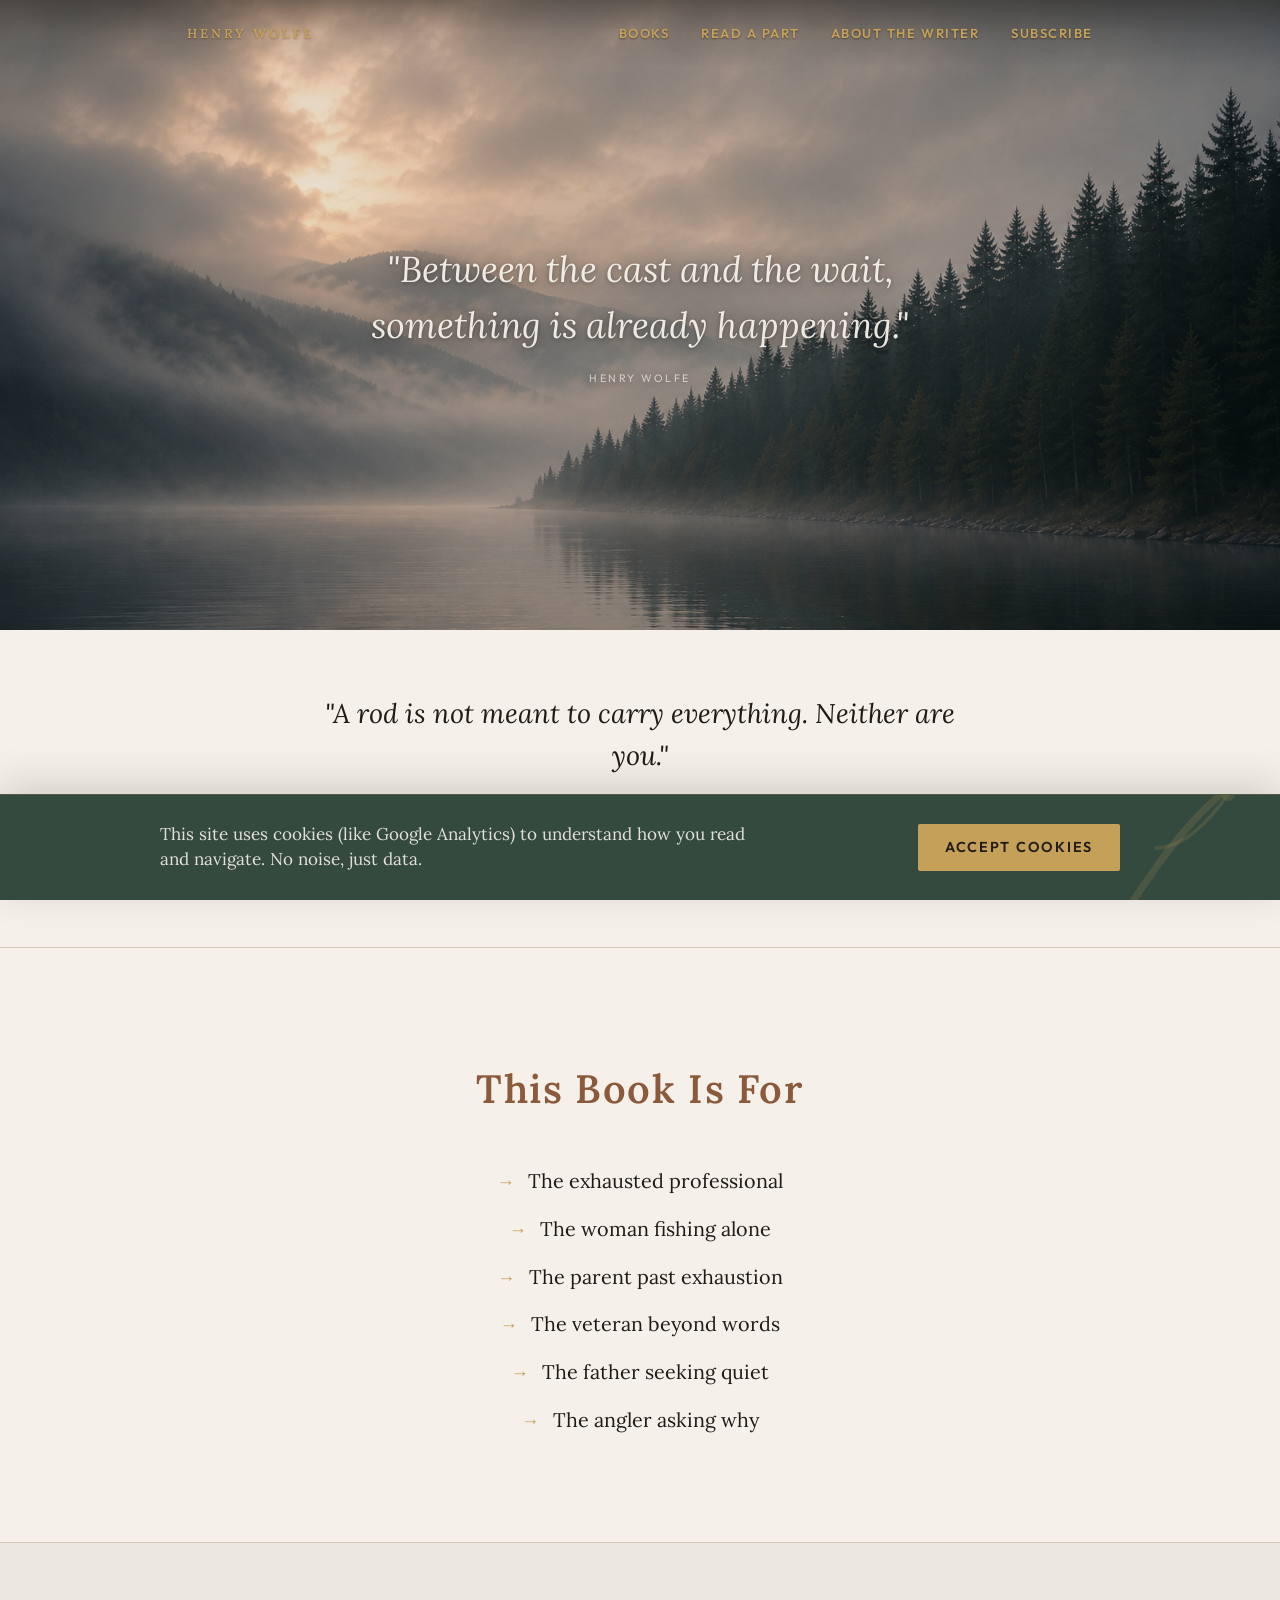
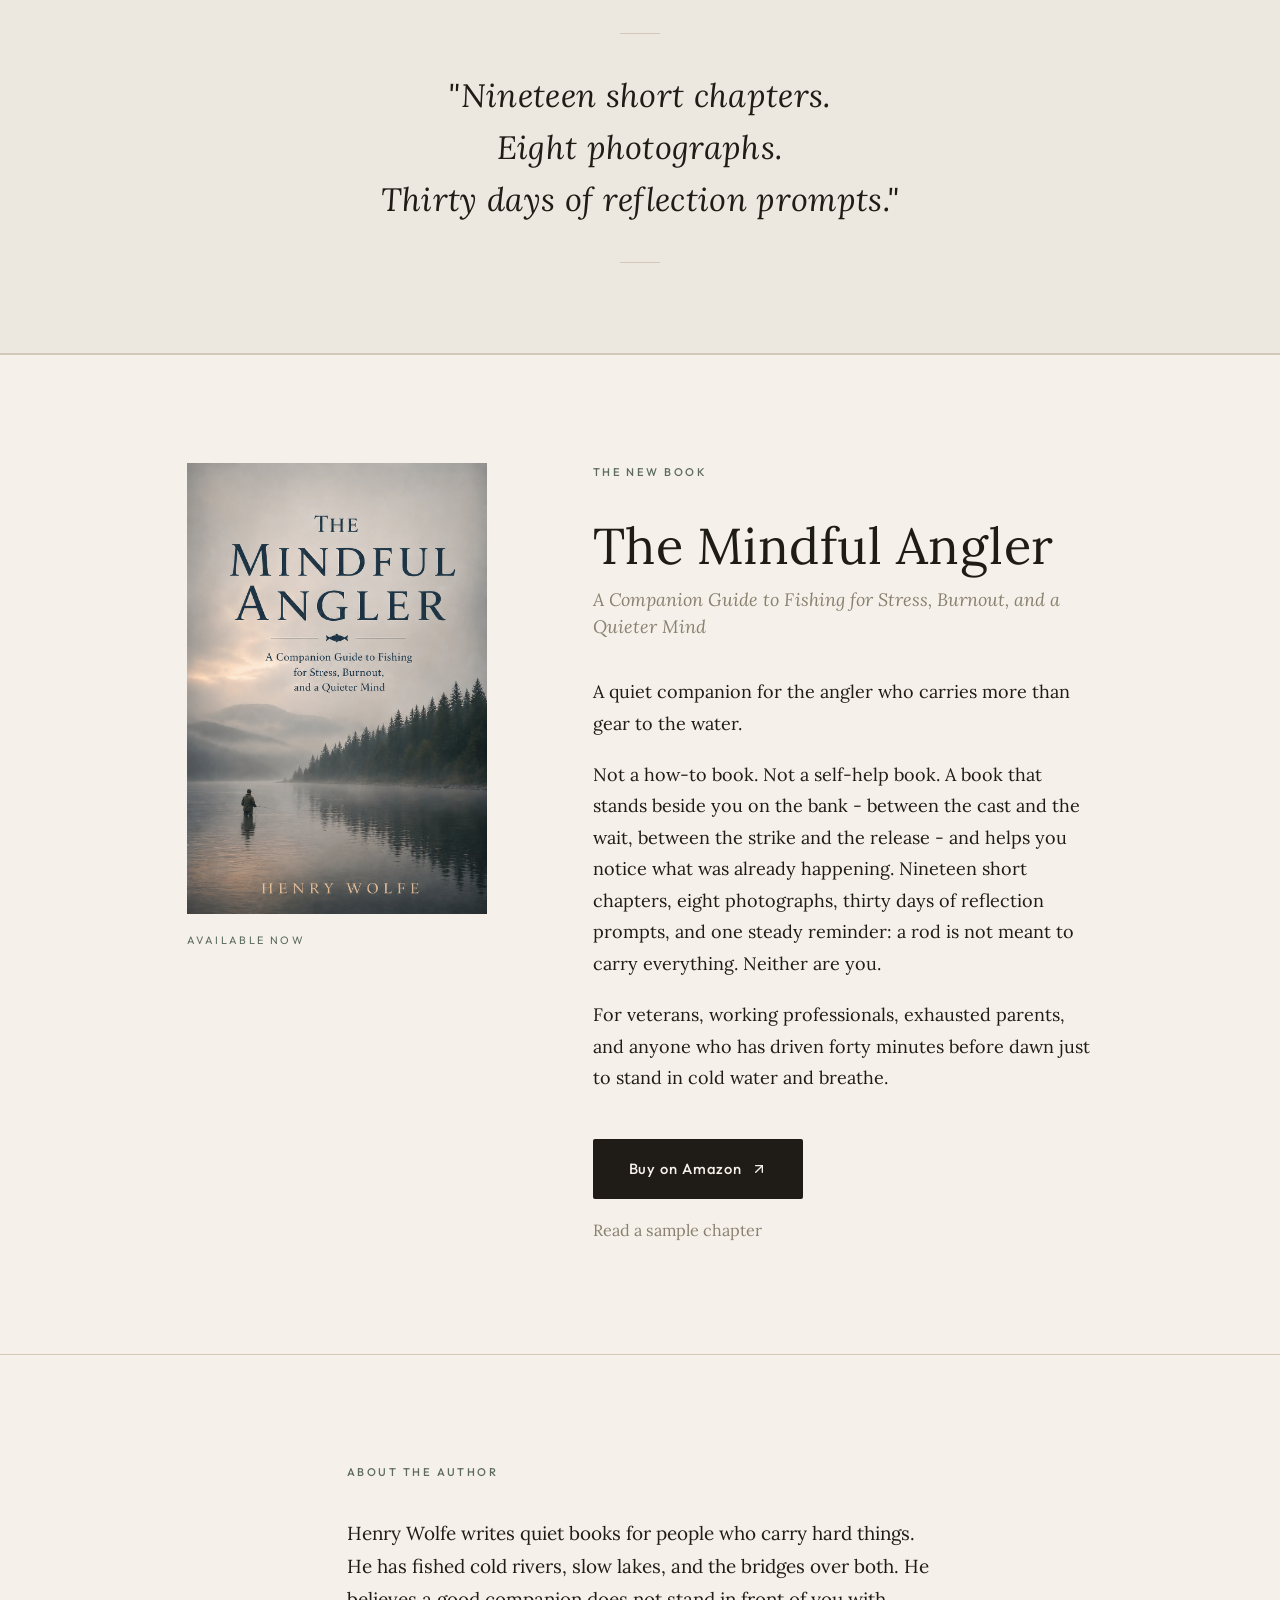
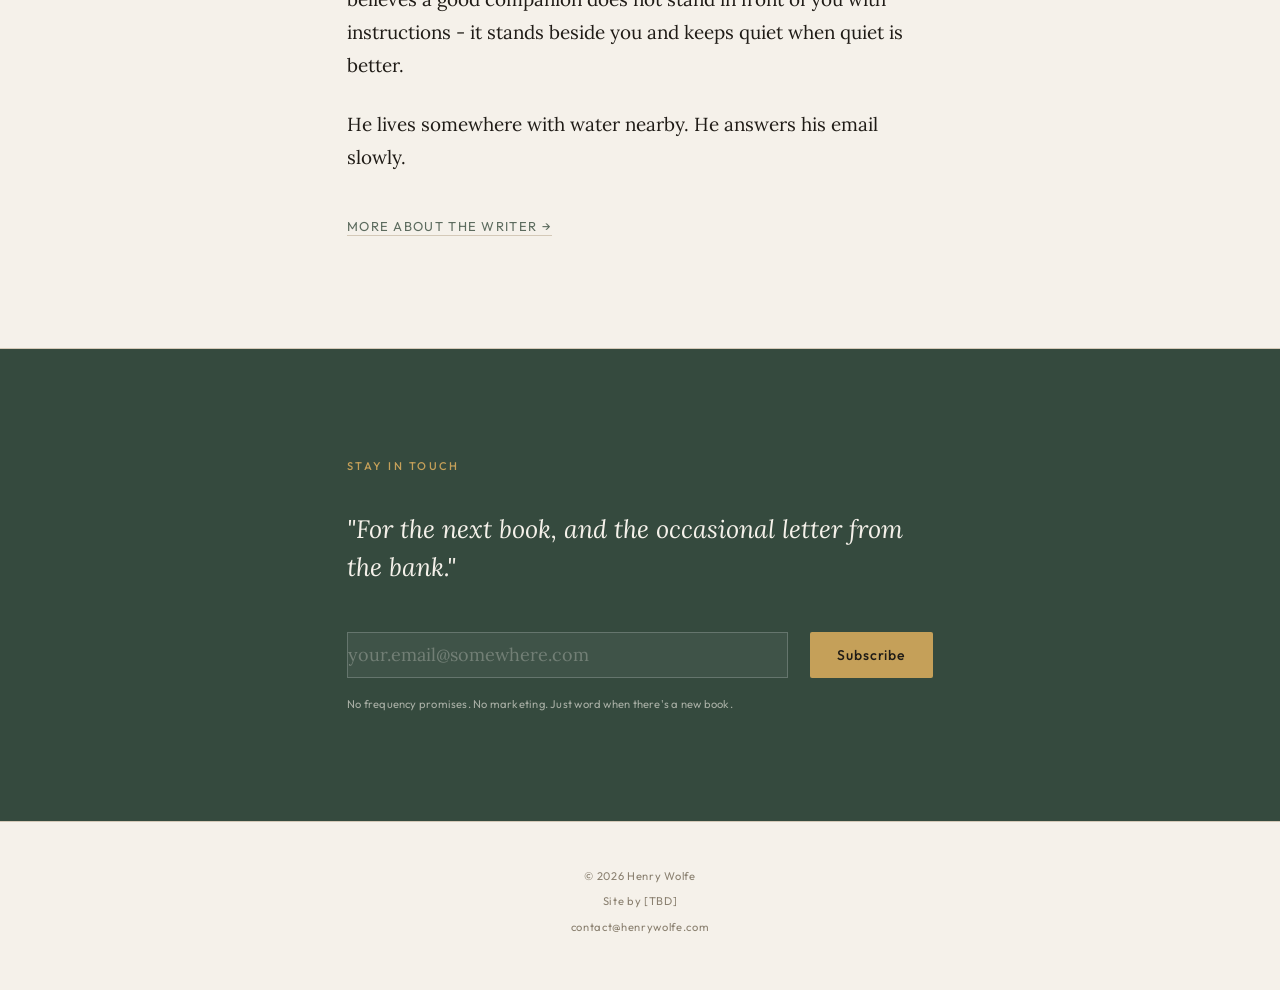
<file: index.html>
<!DOCTYPE html>
<html lang="en">

<head>
  <meta charset="UTF-8" />
  <meta name="viewport" content="width=device-width, initial-scale=1.0" />

  <!-- Google tag (gtag.js) -->
  <script async src="https://www.googletagmanager.com/gtag/js?id=G-L98Q47XHGY"></script>
  <script>
    window.dataLayer = window.dataLayer || [];
    function gtag(){dataLayer.push(arguments);}
    gtag('js', new Date());

    gtag('config', 'G-L98Q47XHGY');
  </script>

  <!-- SEO -->
  <title>Henry Wolfe - Author</title>
  <meta name="description" content="Quiet books for people who carry hard things. Author of The Mindful Angler." />

  <!-- Open Graph -->
  <meta property="og:type" content="website" />
  <meta property="og:title" content="Henry Wolfe - Author" />
  <meta property="og:description"
    content="Quiet books for people who carry hard things. Author of The Mindful Angler." />
  <meta property="og:image" content="images/hero-river.jpg" />

  <!-- Twitter Card -->
  <meta name="twitter:card" content="summary_large_image" />
  <meta name="twitter:title" content="Henry Wolfe - Author" />
  <meta name="twitter:description"
    content="Quiet books for people who carry hard things. Author of The Mindful Angler." />
  <meta name="twitter:image" content="images/hero-river.jpg" />

  <!-- Fonts -->
  <link rel="preconnect" href="https://fonts.googleapis.com" />
  <link rel="preconnect" href="https://fonts.gstatic.com" crossorigin />
  <link
    href="https://fonts.googleapis.com/css2?family=Lora:ital,wght@0,400;0,500;0,600;1,400;1,500&family=Outfit:wght@400;500;600&display=swap"
    rel="stylesheet" />

  <link rel="stylesheet" href="style.css" />
</head>

<body>

  <!-- ===================== FOG INTRO ANIMATION ===================== -->
  <div id="fog-overlay" aria-hidden="true">
    <div class="fog-cloud fog-c1"></div>
    <div class="fog-cloud fog-c2"></div>
    <div class="fog-cloud fog-c3"></div>
    <div class="fog-cloud fog-c4"></div>
    <div class="fog-cloud fog-c5"></div>
  </div>

  <!-- ===================== HEADER / NAV ===================== -->
  <header id="site-header">
    <nav class="nav-inner">
      <a href="/" class="wordmark">Henry Wolfe</a>
      <div class="nav-links">
        <a href="/#books" class="nav-link">Books</a>
        <a href="/read" class="nav-link">Read a Part</a>
        <a href="/about" class="nav-link">About the Writer</a>
        <a href="/#subscribe" class="nav-link">Subscribe</a>
      </div>
      <button class="burger" id="burger-btn" aria-label="Open menu">
        <span class="burger-line"></span>
        <span class="burger-line"></span>
        <span class="burger-line"></span>
      </button>
    </nav>
  </header>
  <div class="mobile-overlay" id="mobile-overlay"></div>
  <nav class="mobile-menu" id="mobile-menu">
    <a href="/#books" class="mobile-nav-link">Books</a>
    <a href="/read" class="mobile-nav-link">Read a Part</a>
    <a href="/about" class="mobile-nav-link">About the Writer</a>
    <a href="/#subscribe" class="mobile-nav-link">Subscribe</a>
  </nav>

  <!-- ===================== HERO ===================== -->
  <section id="hero">
    <!-- TODO: Replace hero-river.jpg with a commissioned/licensed misty-river-at-dawn photograph -->
    <div class="hero-image-wrap">
      <img src="images/hero-river.jpg" alt="A misty river at dawn" class="hero-image" />
      <div class="hero-overlay-quote">
        <p class="overlay-quote-text"><em>"Between the cast and the wait,<br>something is already happening."</em></p>
        <p class="overlay-quote-attr">Henry Wolfe</p>
      </div>
    </div>
    <div class="hero-below fade-in">
      <p class="hero-tagline"><em>"A rod is not meant to carry everything. Neither are you."</em></p>
      <p class="hero-tagline-attr">From The Mindful Angler</p>
    </div>
    <div class="scroll-indicator" aria-hidden="true">
      <div class="scroll-line"></div>
    </div>
  </section>

  <!-- ===================== FOR WHOM ===================== -->
  <section id="for-whom" class="section fade-in">
    <div class="container-narrow">
      <p class="section-label">This Book Is For</p>
      <ul class="for-whom-list">
          <li class="for-whom-item"><span class="for-whom-arrow">→</span>The exhausted professional</li>
          <li class="for-whom-item"><span class="for-whom-arrow">→</span>The woman fishing alone</li>
          <li class="for-whom-item"><span class="for-whom-arrow">→</span>The parent past exhaustion</li>
          <li class="for-whom-item"><span class="for-whom-arrow">→</span>The veteran beyond words</li>
          <li class="for-whom-item"><span class="for-whom-arrow">→</span>The father seeking quiet</li>
          <li class="for-whom-item"><span class="for-whom-arrow">→</span>The angler asking why</li>
        </ul>
    </div>
  </section>

  <!-- ===================== PULL QUOTE ===================== -->
  <section id="pull-quote" class="section-pull fade-in">
    <div class="pull-quote-inner">
      <span class="pull-rule"></span>
      <blockquote class="pull-quote-text">
        "Nineteen short chapters.<br>Eight photographs.<br>Thirty days of reflection prompts."
      </blockquote>
      <span class="pull-rule"></span>
    </div>
  </section>



  <!-- ===================== FEATURED BOOK ===================== -->
  <section id="books" class="section fade-in">
    <div class="container-wide">
      <!-- FeaturedBook — props: title, subtitle, description, coverSrc, amazonUrl, sampleUrl -->
      <!-- To add new books later, duplicate this .book-card block -->
      <article class="book-card">
        <div class="book-cover-col">
          <!-- TODO: Replace the-mindful-angler-cover.jpg with final print cover -->
          <a href="https://www.amazon.com/dp/B0H3C7RCC4" target="_blank" rel="noopener" class="cover-link"
            aria-label="Buy The Mindful Angler on Amazon">
            <img src="images/the-mindful-angler-cover.jpg" alt="The Mindful Angler - Book Cover" class="book-cover" />
          </a>
          <p class="available-label">Available Now</p>
        </div>
        <div class="book-text-col">
          <p class="section-label">The New Book</p>
          <h1 class="book-title">The Mindful Angler</h1>
          <p class="book-subtitle"><em>A Companion Guide to Fishing for Stress, Burnout, and a Quieter Mind</em></p>
          <div class="book-description">
            <p>A quiet companion for the angler who carries more than gear to the water.</p>
            <p>Not a how-to book. Not a self-help book. A book that stands beside you on the bank - between the cast and
              the wait, between the strike and the release - and helps you notice what was already happening. Nineteen
              short chapters, eight photographs, thirty days of reflection prompts, and one steady reminder: a rod is
              not meant to carry everything. Neither are you.</p>
            <p>For veterans, working professionals, exhausted parents, and anyone who has driven forty minutes before
              dawn just to stand in cold water and breathe.</p>
          </div>
          <div class="book-ctas">
            <a href="https://www.amazon.com/dp/B0H3C7RCC4" target="_blank" rel="noopener" class="btn-primary"
              id="amazon-cta">
              Buy on Amazon
              <svg xmlns="http://www.w3.org/2000/svg" width="16" height="16" viewBox="0 0 24 24" fill="none"
                stroke="currentColor" stroke-width="2" stroke-linecap="round" stroke-linejoin="round" class="btn-icon"
                aria-hidden="true">
                <line x1="7" y1="17" x2="17" y2="7" />
                <polyline points="7 7 17 7 17 17" />
              </svg>
            </a>
            <a href="/read" class="btn-secondary">Read a sample chapter</a>
          </div>
        </div>
      </article>
    </div>
    <!-- TODO: When book #2 ships, uncomment and populate:
    <section id="more-books">
      <div class="container-wide">
        <p class="section-label">More Books by Henry Wolfe</p>
        <div class="more-books-grid">
          <article class="more-book-item">
            <img src="images/book2-cover.jpg" alt="Book Title" />
            <p class="more-book-title">Book Title</p>
            <a href="https://amazon.com/dp/ASIN" class="more-book-link">Amazon →</a>
          </article>
        </div>
      </div>
    </section>
    -->
  </section>

  <!-- ===================== ABOUT ===================== -->
  <section id="about" class="section fade-in">
    <div class="container-narrow">
      <p class="section-label">About the Author</p>
      <div class="about-text">
        <p>Henry Wolfe writes quiet books for people who carry hard things. He has fished cold rivers, slow lakes, and
          the bridges over both. He believes a good companion does not stand in front of you with instructions - it
          stands beside you and keeps quiet when quiet is better.</p>
        <p>He lives somewhere with water nearby. He answers his email slowly.</p>
      </div>
      <a href="/about" class="about-more-link">More about the writer →</a>
    </div>
  </section>

  <!-- ===================== NEWSLETTER ===================== -->
  <section id="subscribe" class="section fade-in">
    <div class="container-narrow">
      <p class="section-label">Stay in Touch</p>
      <h2 class="newsletter-heading"><em>"For the next book, and the occasional letter from the bank."</em></h2>

      <!-- TODO: Wire to MailerLite or Formspree:
           Option A (Formspree): <form action="https://formspree.io/f/YOUR_FORM_ID" method="POST">
           Option B (MailerLite): embed MailerLite JS widget instead of this form
           Note: if MailerLite sets a cookie, the disclosure below acts as notice. -->
      <iframe name="hidden_iframe" id="hidden_iframe" style="display:none;" aria-hidden="true"></iframe>
      <form id="subscribe-form" class="subscribe-form" novalidate
            action="https://script.google.com/macros/s/AKfycbwc3VwZPoutSfCyWVGQHvD5nac2kX8m5t1DIC7-8II52QZ38jUAB-u-z6UzJ6B3fsQi/exec"
            method="POST"
            target="hidden_iframe">
        <div class="form-row">
          <input type="email" id="email-input" name="email" class="email-input" placeholder="your.email@somewhere.com"
            autocomplete="email" required aria-label="Your email address" />
          <button type="submit" class="btn-subscribe" id="subscribe-btn">Subscribe</button>
        </div>
        <p class="form-disclosure">No frequency promises. No marketing. Just word when there's a new book.</p>
      </form>

      <div id="subscribe-success" class="subscribe-success" hidden>
        <p><em>Thank you. The water will still be there.</em></p>
      </div>
    </div>
  </section>

  <!-- ===================== FOOTER ===================== -->
  <footer id="footer">
    <div class="footer-divider"></div>
    <div class="footer-inner">
      <p>© 2026 Henry Wolfe</p>
      <p>Site by <span class="footer-muted">[TBD]</span></p>
      <!-- TODO: Replace with actual contact address -->
      <p><a href="mailto:contact@henrywolfe.com" class="footer-link">contact@henrywolfe.com</a></p>
    </div>
  </footer>

  <!-- ===================== COOKIE BANNER ===================== -->
  <div id="cookie-banner" class="cookie-banner" hidden>
    <div class="cookie-banner-inner">
      <div class="cookie-text">
        <p>This site uses cookies (like Google Analytics) to understand how you read and navigate. No noise, just data.</p>
      </div>
      <button id="accept-cookies" class="btn-primary cookie-btn">Accept Cookies</button>
    </div>
    <!-- Decor: Vine / Leaf shape -->
    <svg class="cookie-vine" viewBox="0 0 100 100" preserveAspectRatio="none" aria-hidden="true">
      <path d="M0,100 C15,80 40,30 100,0" stroke="currentColor" fill="none" stroke-width="4" stroke-linecap="round"/>
      <path d="M20,60 C35,60 50,45 60,30" stroke="currentColor" fill="none" stroke-width="2" stroke-linecap="round"/>
      <circle cx="60" cy="30" r="4" fill="currentColor"/>
      <circle cx="100" cy="0" r="5" fill="currentColor"/>
    </svg>
  </div>

  <script src="main.js"></script>
</body>

</html>
</file>
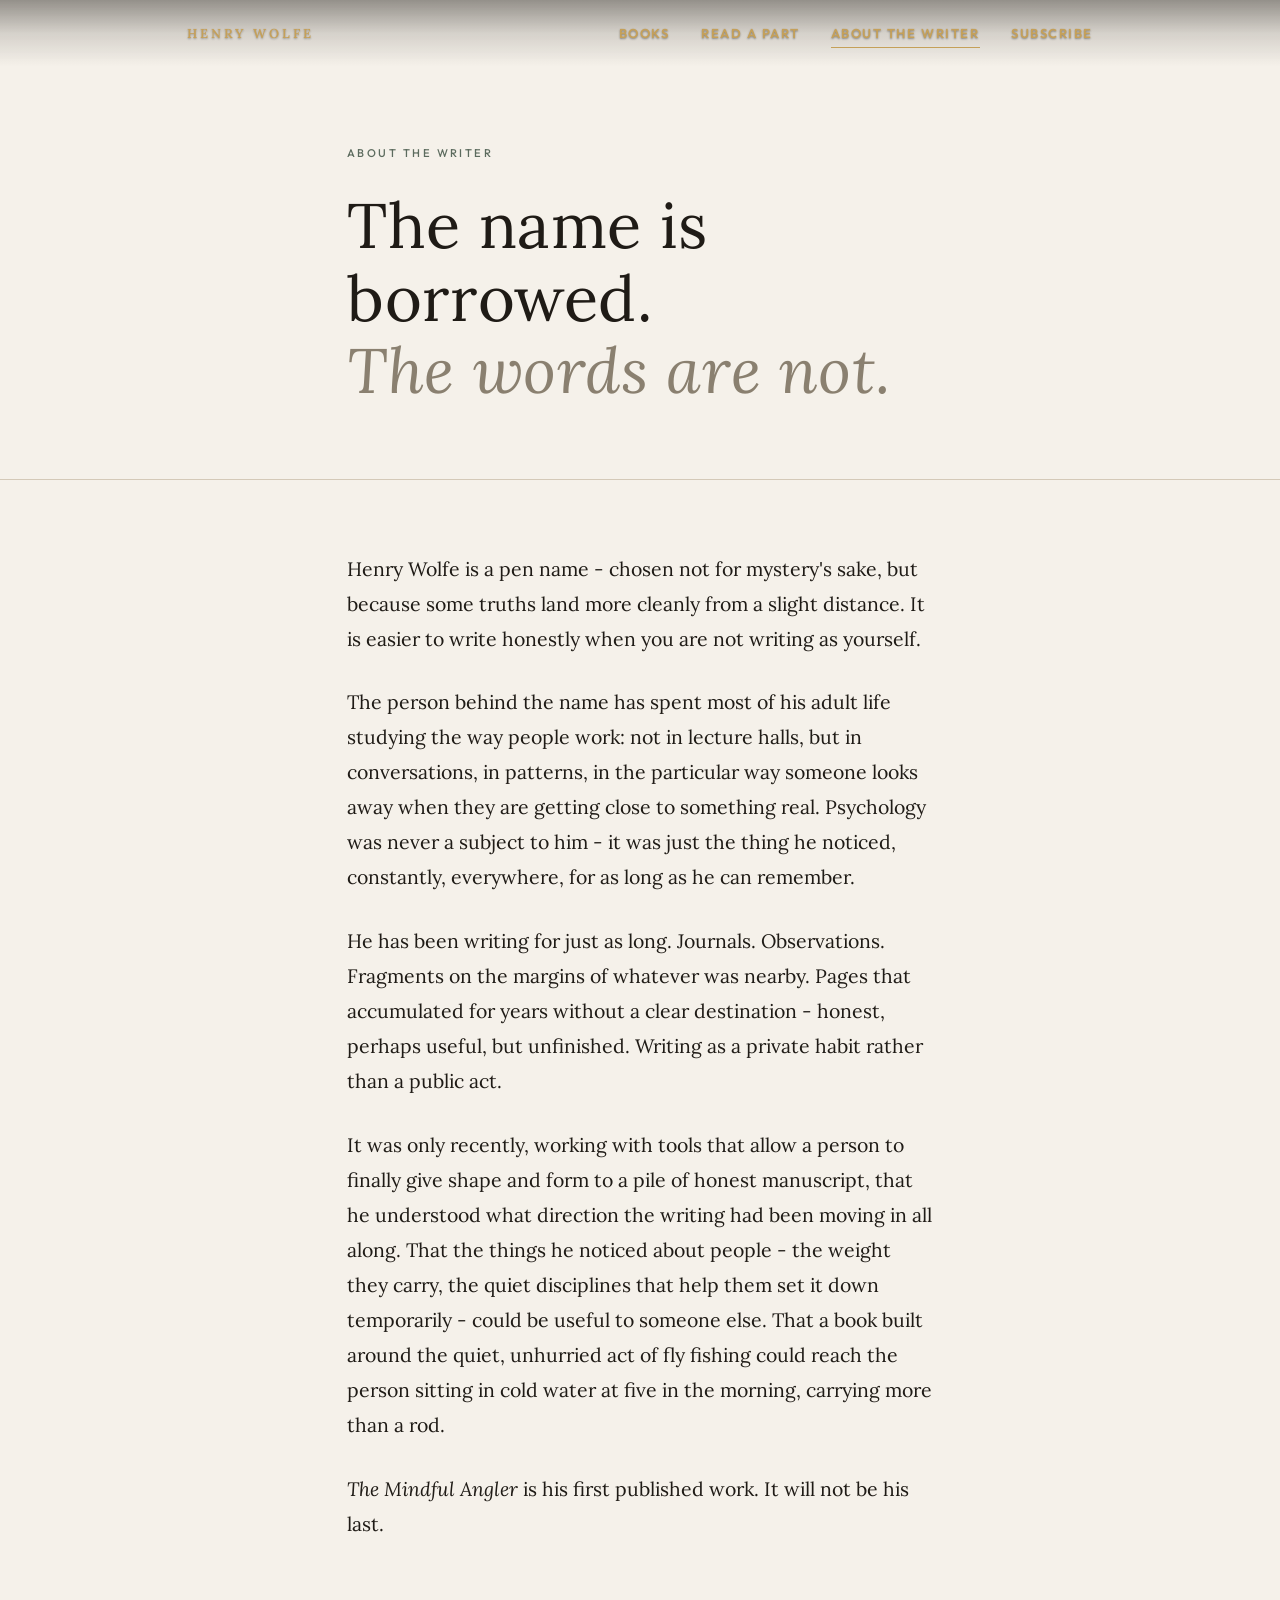
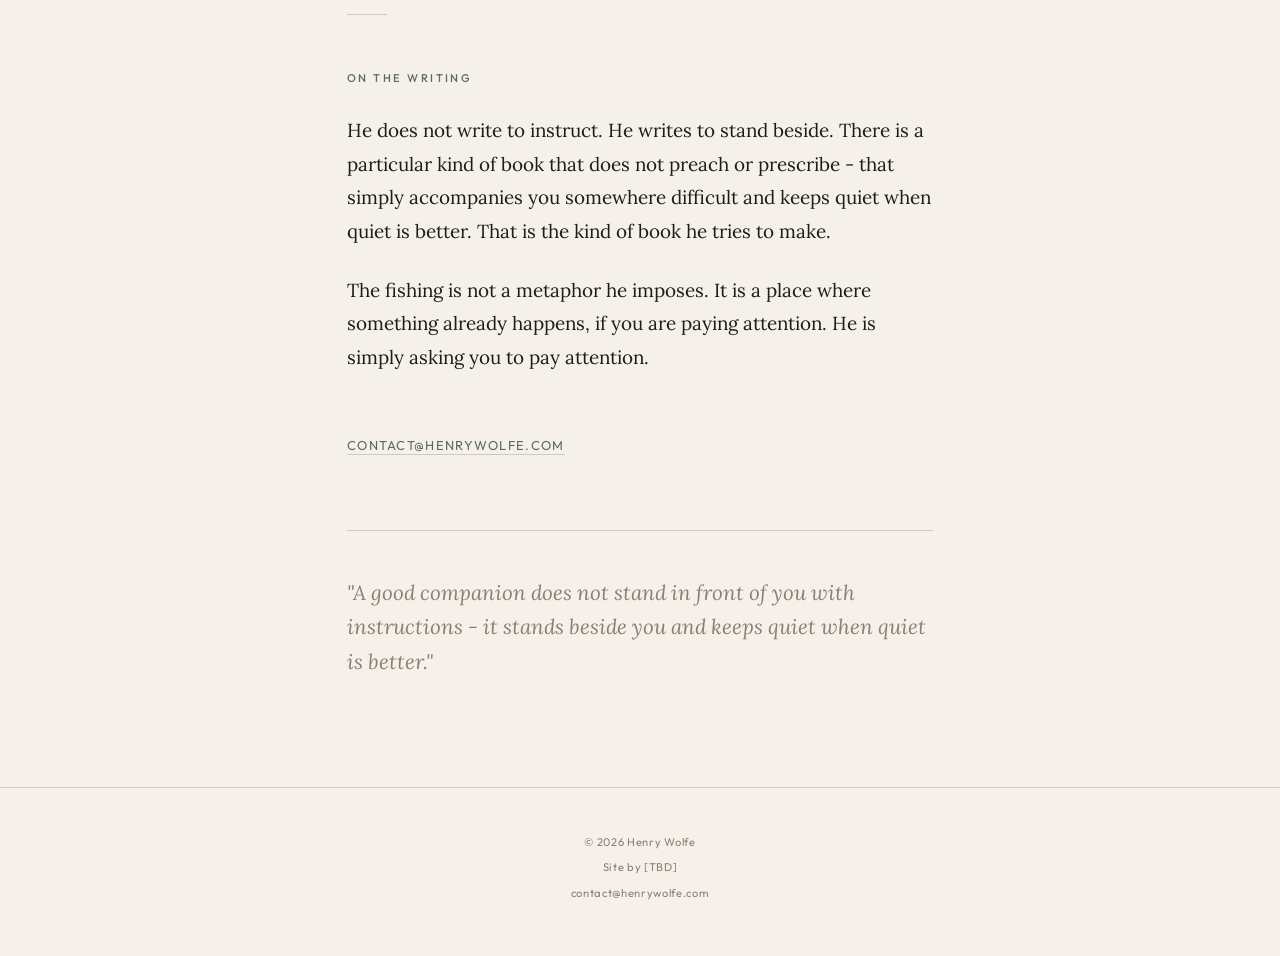
<file: about.html>
<!DOCTYPE html>
<html lang="en">

<head>
  <meta charset="UTF-8" />
  <meta name="viewport" content="width=device-width, initial-scale=1.0" />

  <!-- Google tag (gtag.js) -->
  <script async src="https://www.googletagmanager.com/gtag/js?id=G-L98Q47XHGY"></script>
  <script>
    window.dataLayer = window.dataLayer || [];
    function gtag(){dataLayer.push(arguments);}
    gtag('js', new Date());

    gtag('config', 'G-L98Q47XHGY');
  </script>

  <!-- SEO -->
  <title>About the Writer - Henry Wolfe</title>
  <meta name="description"
    content="Henry Wolfe is a pen name chosen for the freedom anonymity allows. Quiet books for people who carry hard things." />

  <!-- Open Graph -->
  <meta property="og:type" content="website" />
  <meta property="og:title" content="About the Writer - Henry Wolfe" />
  <meta property="og:description" content="The person behind the name. Quiet books for people who carry hard things." />
  <meta property="og:image" content="images/hero-river.jpg" />

  <!-- Twitter Card -->
  <meta name="twitter:card" content="summary_large_image" />
  <meta name="twitter:title" content="About the Writer - Henry Wolfe" />
  <meta name="twitter:description"
    content="The person behind the name. Quiet books for people who carry hard things." />
  <meta name="twitter:image" content="images/hero-river.jpg" />

  <!-- Fonts -->
  <link rel="preconnect" href="https://fonts.googleapis.com" />
  <link rel="preconnect" href="https://fonts.gstatic.com" crossorigin />
  <link
    href="https://fonts.googleapis.com/css2?family=Lora:ital,wght@0,400;0,500;0,600;1,400;1,500&family=Outfit:wght@400;500;600&display=swap"
    rel="stylesheet" />

  <link rel="stylesheet" href="style.css" />
</head>

<body>

  <!-- ===================== HEADER / NAV ===================== -->
  <header id="site-header">
    <nav class="nav-inner">
      <a href="/" class="wordmark">Henry Wolfe</a>
      <div class="nav-links">
        <a href="/#books" class="nav-link">Books</a>
        <a href="/read" class="nav-link">Read a Part</a>
        <a href="/about" class="nav-link active">About the Writer</a>
        <a href="/#subscribe" class="nav-link">Subscribe</a>
      </div>
      <button class="burger" id="burger-btn" aria-label="Open menu">
        <span class="burger-line"></span>
        <span class="burger-line"></span>
        <span class="burger-line"></span>
      </button>
    </nav>
  </header>
  <div class="mobile-overlay" id="mobile-overlay"></div>
  <nav class="mobile-menu" id="mobile-menu">
    <a href="/#books" class="mobile-nav-link">Books</a>
    <a href="/read" class="mobile-nav-link">Read a Part</a>
    <a href="/about" class="mobile-nav-link active">About the Writer</a>
    <a href="/#subscribe" class="mobile-nav-link">Subscribe</a>
  </nav>

  <!-- ===================== ABOUT PAGE HERO ===================== -->
  <section class="about-page-hero fade-in">
    <div class="container-narrow">
      <p class="about-page-eyebrow">About the Writer</p>
      <h1 class="about-page-title">The name is borrowed.<br><em>The words are not.</em></h1>
    </div>
  </section>

  <!-- ===================== BIO ===================== -->
  <section class="about-page-body fade-in">
    <div class="container-narrow">

      <div class="bio-block">
        <p>Henry Wolfe is a pen name - chosen not for mystery's sake, but because some truths land more cleanly from a
          slight distance. It is easier to write honestly when you are not writing as yourself.</p>

        <p>The person behind the name has spent most of his adult life studying the way people work: not in lecture
          halls, but in conversations, in patterns, in the particular way someone looks away when they are getting close
          to something real. Psychology was never a subject to him - it was just the thing he noticed, constantly,
          everywhere, for as long as he can remember.</p>

        <p>He has been writing for just as long. Journals. Observations. Fragments on the margins of whatever was
          nearby. Pages that accumulated for years without a clear destination - honest, perhaps useful, but unfinished.
          Writing as a private habit rather than a public act.</p>

        <p>It was only recently, working with tools that allow a person to finally give shape and form to a pile of
          honest manuscript, that he understood what direction the writing had been moving in all along. That the things
          he noticed about people - the weight they carry, the quiet disciplines that help them set it down temporarily
          - could be useful to someone else. That a book built around the quiet, unhurried act of fly fishing could
          reach the person sitting in cold water at five in the morning, carrying more than a rod.</p>

        <p><em>The Mindful Angler</em> is his first published work. It will not be his last.</p>
      </div>

      <div class="about-divider"></div>

      <p class="about-craft-label">On the Writing</p>

      <div class="about-craft-block">
        <p>He does not write to instruct. He writes to stand beside. There is a particular kind of book that does not
          preach or prescribe - that simply accompanies you somewhere difficult and keeps quiet when quiet is better.
          That is the kind of book he tries to make.</p>

        <p>The fishing is not a metaphor he imposes. It is a place where something already happens, if you are paying
          attention. He is simply asking you to pay attention.</p>
      </div>

      <a href="mailto:contact@henrywolfe.com" class="about-contact">
        contact@henrywolfe.com
      </a>
      <!-- TODO: Replace with actual contact address -->

      <div class="about-closing-quote">
        <p>"A good companion does not stand in front of you with instructions - it stands beside you and keeps quiet
          when quiet is better."</p>
      </div>

    </div>
  </section>

  <!-- ===================== FOOTER ===================== -->
  <footer id="footer">
    <div class="footer-divider"></div>
    <div class="footer-inner">
      <p>© 2026 Henry Wolfe</p>
      <p>Site by <span class="footer-muted">[TBD]</span></p>
      <p><a href="mailto:contact@henrywolfe.com" class="footer-link">contact@henrywolfe.com</a></p>
    </div>
  </footer>

  <!-- ===================== COOKIE BANNER ===================== -->
  <div id="cookie-banner" class="cookie-banner" hidden>
    <div class="cookie-banner-inner">
      <div class="cookie-text">
        <p>This site uses cookies (like Google Analytics) to understand how you read and navigate. No noise, just data.</p>
      </div>
      <button id="accept-cookies" class="btn-primary cookie-btn">Accept Cookies</button>
    </div>
    <!-- Decor: Vine / Leaf shape -->
    <svg class="cookie-vine" viewBox="0 0 100 100" preserveAspectRatio="none" aria-hidden="true">
      <path d="M0,100 C15,80 40,30 100,0" stroke="currentColor" fill="none" stroke-width="4" stroke-linecap="round"/>
      <path d="M20,60 C35,60 50,45 60,30" stroke="currentColor" fill="none" stroke-width="2" stroke-linecap="round"/>
      <circle cx="60" cy="30" r="4" fill="currentColor"/>
      <circle cx="100" cy="0" r="5" fill="currentColor"/>
    </svg>
  </div>

  <script src="main.js"></script>
</body>

</html>
</file>
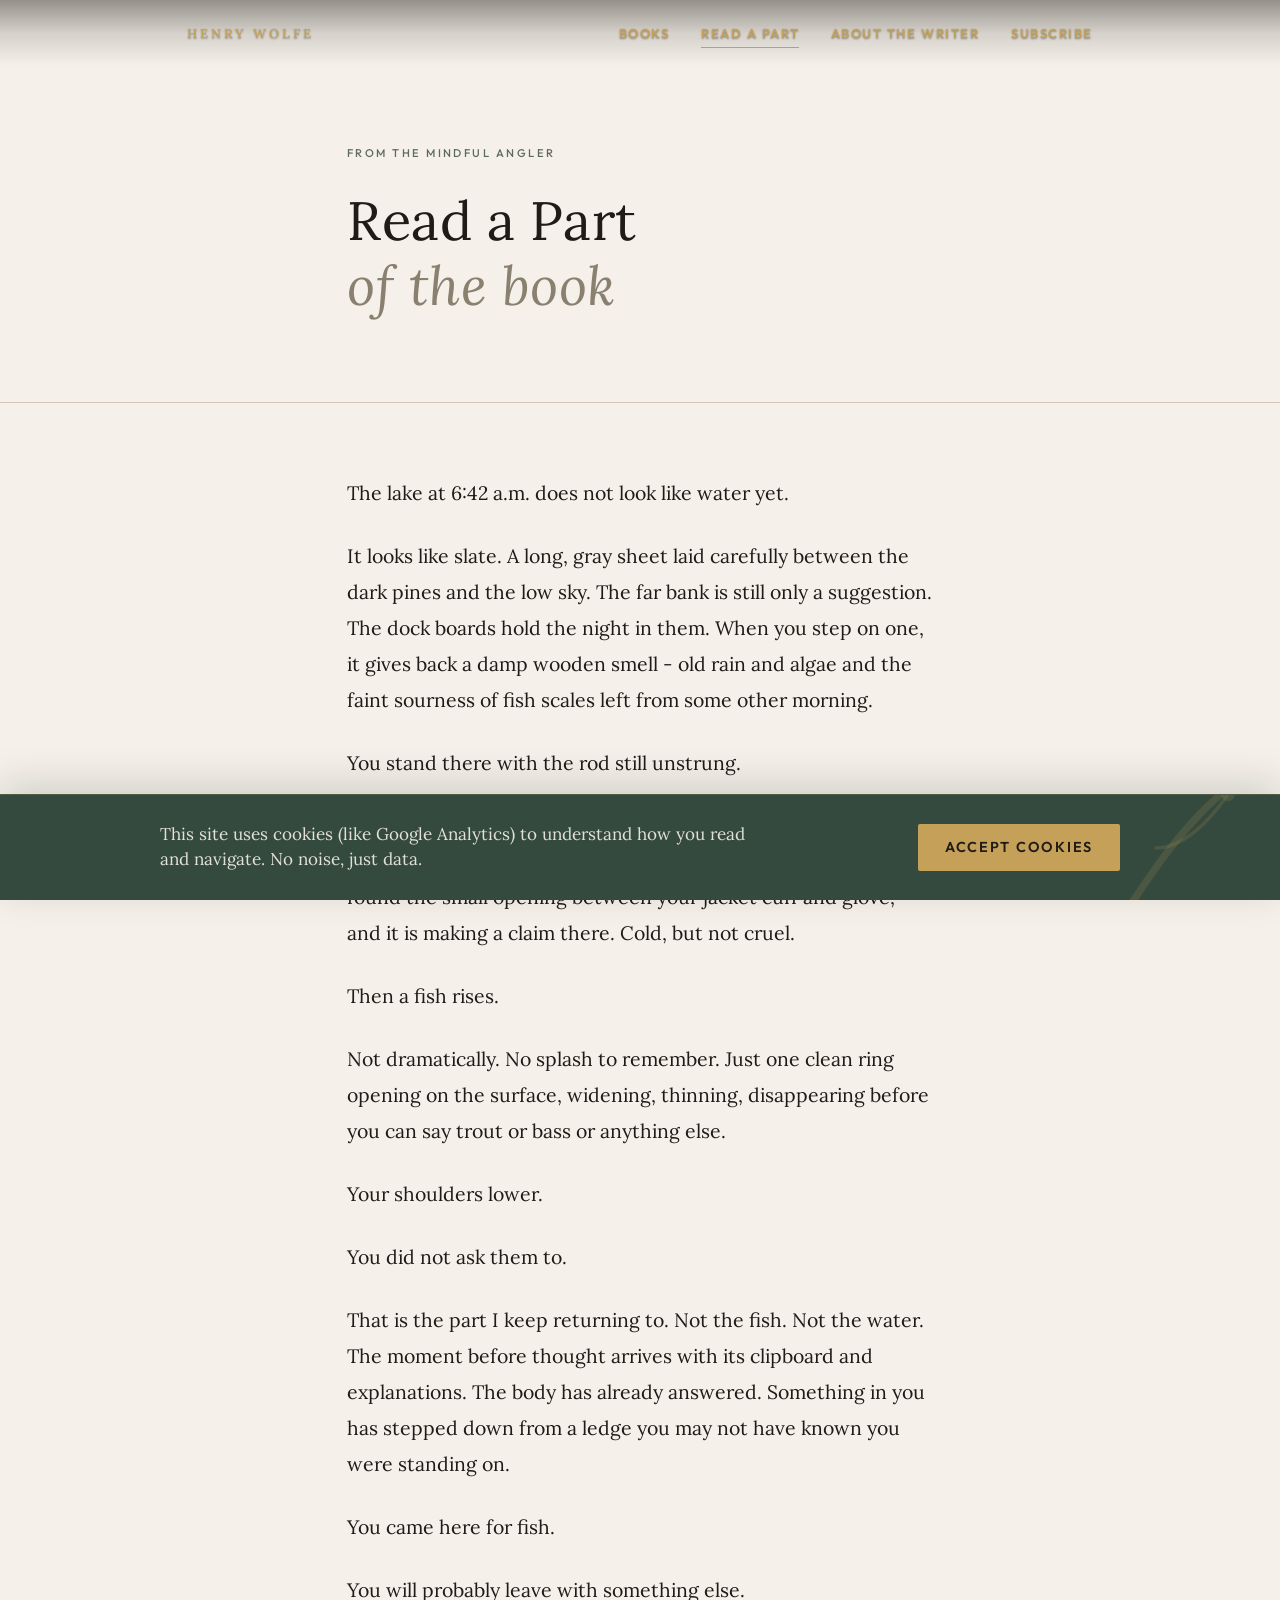
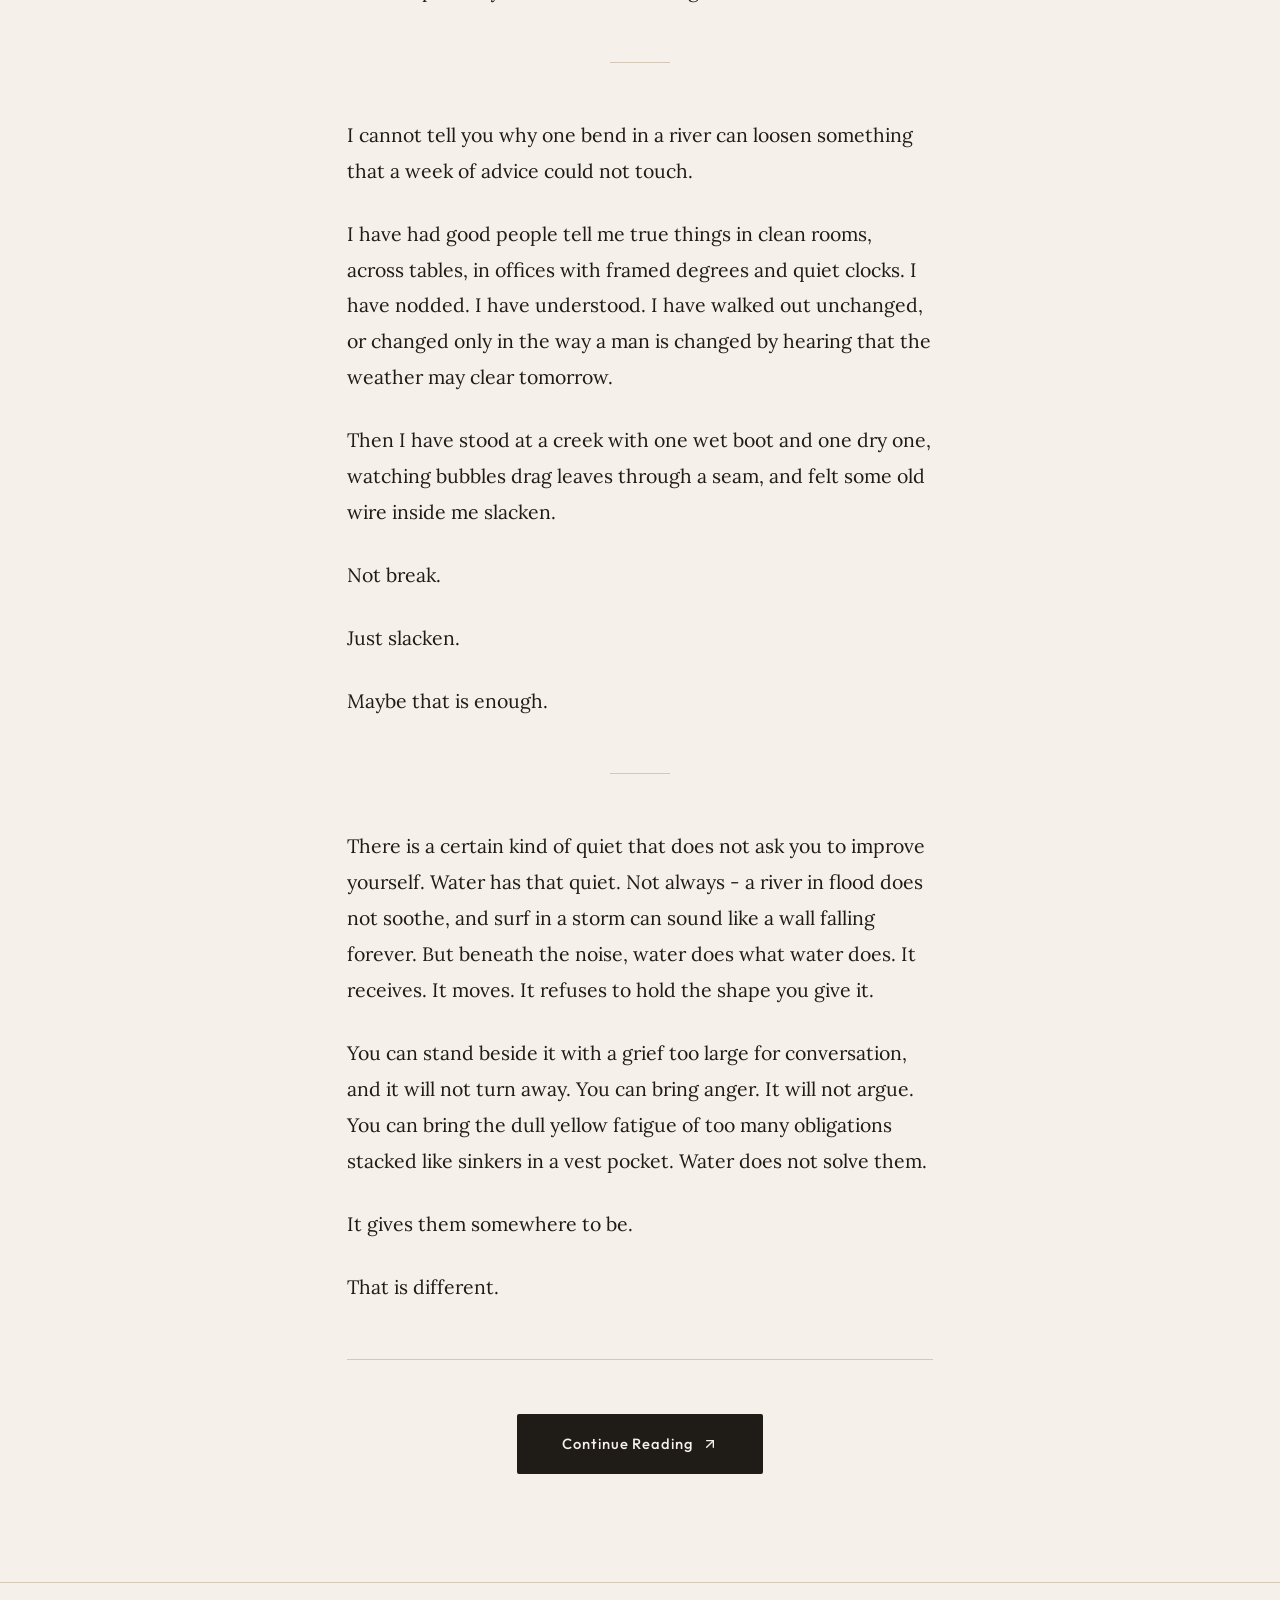
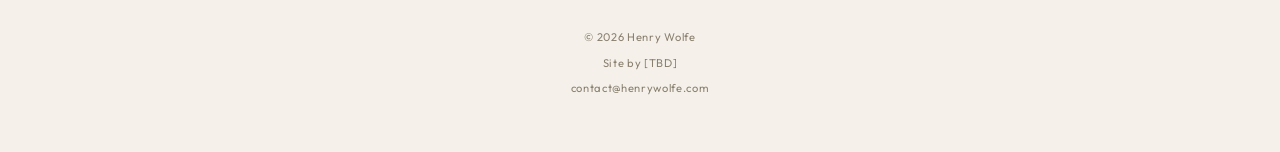
<file: read.html>
<!DOCTYPE html>
<html lang="en">

<head>
  <meta charset="UTF-8" />
  <meta name="viewport" content="width=device-width, initial-scale=1.0" />

  <!-- Google tag (gtag.js) -->
  <script async src="https://www.googletagmanager.com/gtag/js?id=G-L98Q47XHGY"></script>
  <script>
    window.dataLayer = window.dataLayer || [];
    function gtag(){dataLayer.push(arguments);}
    gtag('js', new Date());

    gtag('config', 'G-L98Q47XHGY');
  </script>

  <!-- SEO -->
  <title>Read a Part - The Mindful Angler - Henry Wolfe</title>
  <meta name="description"
    content="Read an excerpt from The Mindful Angler by Henry Wolfe. A quiet companion for the angler who carries more than gear to the water." />

  <!-- Open Graph -->
  <meta property="og:type" content="article" />
  <meta property="og:title" content="Read a Part - The Mindful Angler" />
  <meta property="og:description"
    content="Read an excerpt from The Mindful Angler by Henry Wolfe." />
  <meta property="og:image" content="images/hero-river.jpg" />

  <!-- Twitter Card -->
  <meta name="twitter:card" content="summary_large_image" />
  <meta name="twitter:title" content="Read a Part - The Mindful Angler" />
  <meta name="twitter:description"
    content="Read an excerpt from The Mindful Angler by Henry Wolfe." />
  <meta name="twitter:image" content="images/hero-river.jpg" />

  <!-- Fonts -->
  <link rel="preconnect" href="https://fonts.googleapis.com" />
  <link rel="preconnect" href="https://fonts.gstatic.com" crossorigin />
  <link
    href="https://fonts.googleapis.com/css2?family=Lora:ital,wght@0,400;0,500;0,600;1,400;1,500&family=Outfit:wght@400;500;600&display=swap"
    rel="stylesheet" />

  <link rel="stylesheet" href="style.css" />
</head>

<body>

  <!-- ===================== HEADER / NAV ===================== -->
  <header id="site-header">
    <nav class="nav-inner">
      <a href="/" class="wordmark">Henry Wolfe</a>
      <div class="nav-links">
        <a href="/#books" class="nav-link">Books</a>
        <a href="/read" class="nav-link active">Read a Part</a>
        <a href="/about" class="nav-link">About the Writer</a>
        <a href="/#subscribe" class="nav-link">Subscribe</a>
      </div>
      <button class="burger" id="burger-btn" aria-label="Open menu">
        <span class="burger-line"></span>
        <span class="burger-line"></span>
        <span class="burger-line"></span>
      </button>
    </nav>
  </header>
  <div class="mobile-overlay" id="mobile-overlay"></div>
  <nav class="mobile-menu" id="mobile-menu">
    <a href="/#books" class="mobile-nav-link">Books</a>
    <a href="/read" class="mobile-nav-link active">Read a Part</a>
    <a href="/about" class="mobile-nav-link">About the Writer</a>
    <a href="/#subscribe" class="mobile-nav-link">Subscribe</a>
  </nav>

  <!-- ===================== PAGE HERO ===================== -->
  <section class="read-page-hero fade-in">
    <div class="container-narrow">
      <p class="read-page-eyebrow">From The Mindful Angler</p>
      <h1 class="read-page-title">Read a Part<br><em>of the book</em></h1>
    </div>
  </section>

  <!-- ===================== EXCERPT ===================== -->
  <section class="read-page-body fade-in">
    <div class="container-narrow">

      <div class="excerpt-block">
        <p>The lake at 6:42 a.m. does not look like water yet.</p>

        <p>It looks like slate. A long, gray sheet laid carefully between
          the dark pines and the low sky. The far bank is still only a
          suggestion. The dock boards hold the night in them. When you
          step on one, it gives back a damp wooden smell - old rain and
          algae and the faint sourness of fish scales left from some
          other morning.</p>

        <p>You stand there with the rod still unstrung.</p>

        <p>A mug of coffee sits on the dock post, cooling faster than you
          meant it to. Your fingers are stiff around the cork. The air
          has found the small opening between your jacket cuff and glove,
          and it is making a claim there. Cold, but not cruel.</p>

        <p>Then a fish rises.</p>

        <p>Not dramatically. No splash to remember. Just one clean ring
          opening on the surface, widening, thinning, disappearing
          before you can say trout or bass or anything else.</p>

        <p>Your shoulders lower.</p>

        <p>You did not ask them to.</p>

        <p>That is the part I keep returning to. Not the fish. Not the
          water. The moment before thought arrives with its clipboard
          and explanations. The body has already answered. Something in
          you has stepped down from a ledge you may not have known you
          were standing on.</p>

        <p>You came here for fish.</p>

        <p>You will probably leave with something else.</p>
      </div>

      <div class="excerpt-divider"></div>

      <div class="excerpt-block">
        <p>I cannot tell you why one bend in a river can loosen something
          that a week of advice could not touch.</p>

        <p>I have had good people tell me true things in clean rooms,
          across tables, in offices with framed degrees and quiet clocks.
          I have nodded. I have understood. I have walked out unchanged,
          or changed only in the way a man is changed by hearing that
          the weather may clear tomorrow.</p>

        <p>Then I have stood at a creek with one wet boot and one dry one,
          watching bubbles drag leaves through a seam, and felt some old
          wire inside me slacken.</p>

        <p>Not break.</p>

        <p>Just slacken.</p>

        <p>Maybe that is enough.</p>
      </div>

      <div class="excerpt-divider"></div>

      <div class="excerpt-block">
        <p>There is a certain kind of quiet that does not ask you to
          improve yourself. Water has that quiet. Not always - a river
          in flood does not soothe, and surf in a storm can sound like
          a wall falling forever. But beneath the noise, water does what
          water does. It receives. It moves. It refuses to hold the shape
          you give it.</p>

        <p>You can stand beside it with a grief too large for conversation,
          and it will not turn away. You can bring anger. It will not
          argue. You can bring the dull yellow fatigue of too many
          obligations stacked like sinkers in a vest pocket. Water does
          not solve them.</p>

        <p>It gives them somewhere to be.</p>

        <p>That is different.</p>
      </div>

      <!-- CTA -->
      <div class="read-page-cta">
        <a href="https://www.amazon.com/dp/B0H3C7RCC4" target="_blank" rel="noopener" class="btn-continue">
          Continue Reading
          <svg xmlns="http://www.w3.org/2000/svg" width="16" height="16" viewBox="0 0 24 24" fill="none"
            stroke="currentColor" stroke-width="2" stroke-linecap="round" stroke-linejoin="round" class="btn-icon"
            aria-hidden="true">
            <line x1="7" y1="17" x2="17" y2="7" />
            <polyline points="7 7 17 7 17 17" />
          </svg>
        </a>
      </div>

    </div>
  </section>

  <!-- ===================== FOOTER ===================== -->
  <footer id="footer">
    <div class="footer-divider"></div>
    <div class="footer-inner">
      <p>© 2026 Henry Wolfe</p>
      <p>Site by <span class="footer-muted">[TBD]</span></p>
      <p><a href="mailto:contact@henrywolfe.com" class="footer-link">contact@henrywolfe.com</a></p>
    </div>
  </footer>

  <!-- ===================== COOKIE BANNER ===================== -->
  <div id="cookie-banner" class="cookie-banner" hidden>
    <div class="cookie-banner-inner">
      <div class="cookie-text">
        <p>This site uses cookies (like Google Analytics) to understand how you read and navigate. No noise, just data.</p>
      </div>
      <button id="accept-cookies" class="btn-primary cookie-btn">Accept Cookies</button>
    </div>
    <!-- Decor: Vine / Leaf shape -->
    <svg class="cookie-vine" viewBox="0 0 100 100" preserveAspectRatio="none" aria-hidden="true">
      <path d="M0,100 C15,80 40,30 100,0" stroke="currentColor" fill="none" stroke-width="4" stroke-linecap="round"/>
      <path d="M20,60 C35,60 50,45 60,30" stroke="currentColor" fill="none" stroke-width="2" stroke-linecap="round"/>
      <circle cx="60" cy="30" r="4" fill="currentColor"/>
      <circle cx="100" cy="0" r="5" fill="currentColor"/>
    </svg>
  </div>

  <script src="main.js"></script>
</body>

</html>
</file>
<file: style.css>
/* ===========================================
   HENRY WOLFE — AUTHOR SITE
   style.css — v2
   =========================================== */

/* --- Custom Properties --- */
:root {
  --bg: #F5F1EA;
  --bg-alt: #EDE8DF;
  --text: #1F1B16;
  --accent: #5C6B5E;
  --rust: #8B5A3C;
  --gold: #C5A059;
  --nature-green: #354A3E;
  --divider: #D4C9B8;
  --muted: #8A8070;
  --serif: 'Lora', Georgia, 'Times New Roman', serif;
  --sans: 'Outfit', system-ui, -apple-system, sans-serif;
}

/* --- Reset & Base --- */
*,
*::before,
*::after {
  box-sizing: border-box;
  margin: 0;
  padding: 0;
}

html {
  scroll-behavior: smooth;
  font-size: 18px;
}

body {
  background-color: var(--bg);
  color: var(--text);
  font-family: var(--serif);
  line-height: 1.65;
  -webkit-font-smoothing: antialiased;
  overflow-x: hidden;
}

img {
  display: block;
  max-width: 100%;
}

a {
  color: inherit;
  text-decoration: none;
}

/* --- Layout Containers --- */
.container-narrow {
  max-width: 640px;
  margin-left: auto;
  margin-right: auto;
  padding-left: 1.5rem;
  padding-right: 1.5rem;
}

.container-wide {
  max-width: 960px;
  margin-left: auto;
  margin-right: auto;
  padding-left: 1.5rem;
  padding-right: 1.5rem;
}

/* --- Sections --- */
.section {
  padding-top: 6rem;
  padding-bottom: 6rem;
}

@media (max-width: 640px) {
  .section {
    padding-top: 4rem;
    padding-bottom: 4rem;
  }
}

/* --- Section Labels --- */
.section-label {
  font-family: var(--sans);
  font-size: 0.62rem;
  font-weight: 500;
  letter-spacing: 0.22em;
  text-transform: uppercase;
  color: var(--accent);
  margin-bottom: 2rem;
}

/* --- Fade-in on scroll (triggered by JS after fog clears) --- */
.fade-in {
  opacity: 0;
  transform: translateY(18px);
  transition: opacity 0.7s ease, transform 0.7s ease;
}

.fade-in.visible {
  opacity: 1;
  transform: translateY(0);
}

/* ===========================================
   FOG INTRO ANIMATION
   =========================================== */
#fog-overlay {
  position: fixed;
  inset: 0;
  z-index: 9999;
  pointer-events: none;
  /* Radial mask: transparent center (quote area), opaque edges */
  -webkit-mask-image: radial-gradient(ellipse 42% 38% at 50% 42%, transparent 0%, rgba(0,0,0,0.15) 40%, rgba(0,0,0,0.85) 70%, black 100%);
  mask-image: radial-gradient(ellipse 42% 38% at 50% 42%, transparent 0%, rgba(0,0,0,0.15) 40%, rgba(0,0,0,0.85) 70%, black 100%);
  animation: fogBaseOut 2.5s ease-in 6s forwards;
}

.fog-cloud {
  position: absolute;
  border-radius: 50%;
  filter: blur(60px);
  will-change: transform, opacity;
}

/* Left cloud — drifts out left */
.fog-c1 {
  width: 70vw;
  height: 70vh;
  background: radial-gradient(ellipse at 60% 50%, rgba(160,172,182,0.98) 0%, rgba(140,155,168,0.6) 50%, transparent 100%);
  top: -5vh;
  left: -10vw;
  animation: fogLeft 8.5s cubic-bezier(0.25, 0, 0.3, 1) 0.1s forwards;
}

/* Right cloud — drifts out right */
.fog-c2 {
  width: 70vw;
  height: 70vh;
  background: radial-gradient(ellipse at 40% 50%, rgba(150,165,178,0.95) 0%, rgba(140,155,168,0.6) 50%, transparent 100%);
  top: 8vh;
  right: -10vw;
  animation: fogRight 8.5s cubic-bezier(0.25, 0, 0.3, 1) 0.05s forwards;
}

/* Top cloud — drifts up */
.fog-c3 {
  width: 100vw;
  height: 50vh;
  background: radial-gradient(ellipse at 50% 70%, rgba(170,180,190,0.9) 0%, rgba(155,165,175,0.5) 60%, transparent 100%);
  top: -5vh;
  left: -5vw;
  animation: fogUp 7.5s cubic-bezier(0.25, 0, 0.3, 1) 0.2s forwards;
}

/* Bottom cloud — drifts down */
.fog-c4 {
  width: 100vw;
  height: 50vh;
  background: radial-gradient(ellipse at 50% 30%, rgba(165,175,185,0.85) 0%, rgba(155,165,175,0.5) 60%, transparent 100%);
  bottom: -5vh;
  left: -5vw;
  animation: fogDown 7.5s cubic-bezier(0.25, 0, 0.3, 1) 0.15s forwards;
}

/* Corner wisps — fade out in place */
.fog-c5 {
  width: 50vw;
  height: 40vh;
  background: radial-gradient(ellipse at center, rgba(175,185,195,0.8) 0%, transparent 70%);
  top: 5vh;
  left: 25vw;
  animation: fogFade 6.5s ease-in 0.3s forwards;
}

@keyframes fogLeft {
  0% { transform: translateX(0) scale(1); opacity: 1; }
  15% { transform: translateX(-5vw) scale(1.02); opacity: 1; }
  100% { transform: translateX(-110%) scale(1.15); opacity: 0; }
}

@keyframes fogRight {
  0% { transform: translateX(0) scale(1); opacity: 1; }
  15% { transform: translateX(5vw) scale(1.02); opacity: 1; }
  100% { transform: translateX(110%) scale(1.15); opacity: 0; }
}

@keyframes fogUp {
  0% { transform: translateY(0) scale(1); opacity: 1; }
  20% { transform: translateY(-5vh) scale(1.02); opacity: 1; }
  100% { transform: translateY(-90%) scale(1.15); opacity: 0; }
}

@keyframes fogDown {
  0% { transform: translateY(0) scale(1); opacity: 1; }
  20% { transform: translateY(5vh) scale(1.02); opacity: 1; }
  100% { transform: translateY(80%) scale(1.15); opacity: 0; }
}

@keyframes fogFade {
  0% {
    opacity: 0.8;
  }
  100% {
    opacity: 0;
  }
}

@keyframes fogBaseOut {
  0% {
    opacity: 1;
  }
  100% {
    opacity: 0;
  }
}

/* ===========================================
   HEADER / NAV
   =========================================== */
#site-header {
  position: fixed;
  top: 0;
  left: 0;
  right: 0;
  z-index: 100;
  transition: background-color 0.35s ease, border-bottom 0.35s ease, box-shadow 0.35s ease;
  /* Top scrim to ensure nav visibility on light backgrounds */
  background: linear-gradient(to bottom, rgba(31, 27, 22, 0.45) 0%, rgba(31, 27, 22, 0.15) 50%, transparent 100%);
}

#site-header.scrolled {
  background: var(--bg);
  border-bottom: 1px solid var(--divider);
  box-shadow: 0 4px 20px rgba(0,0,0,0.04);
}

#site-header.scrolled {
  background-color: var(--bg);
  border-bottom: 1px solid var(--divider);
}

.nav-inner {
  max-width: 960px;
  margin: 0 auto;
  padding: 1.25rem 1.5rem;
  display: flex;
  align-items: center;
  justify-content: space-between;
}

.wordmark {
  font-family: var(--serif);
  font-size: 0.72rem;
  font-weight: 600;
  letter-spacing: 0.22em;
  text-transform: uppercase;
  color: var(--gold);
  text-shadow: 0 1px 2px rgba(0,0,0,0.3);
  user-select: none;
}

#site-header.scrolled .wordmark {
  text-shadow: none;
}

.nav-links {
  display: flex;
  gap: 1.75rem;
  align-items: center;
}

.nav-link {
  font-family: var(--sans);
  font-size: 0.72rem;
  font-weight: 600;
  letter-spacing: 0.12em;
  text-transform: uppercase;
  color: var(--gold);
  opacity: 1;
  text-shadow: 0 1px 2px rgba(0,0,0,0.4);
  transition: opacity 0.2s, color 0.2s, text-shadow 0.2s;
  white-space: nowrap;
  position: relative;
}

#site-header.scrolled .nav-link {
  text-shadow: none;
}

.nav-link::after {
  content: '';
  position: absolute;
  width: 0;
  height: 1px;
  bottom: -4px;
  left: 0;
  background-color: var(--gold);
  transition: width 0.3s ease;
}

.nav-link:hover {
  opacity: 1;
  color: var(--gold);
}

.nav-link:hover::after {
  width: 100%;
}

.nav-link.active {
  opacity: 1;
  color: var(--gold);
}

.nav-link.active::after {
  width: 100%;
}

/* --- Burger Menu Button --- */
.burger {
  display: none;
  background: none;
  border: none;
  cursor: pointer;
  padding: 0.5rem;
  z-index: 201;
  position: relative;
}

.burger-line {
  display: block;
  width: 22px;
  height: 2px;
  background-color: var(--text);
  margin: 5px 0;
  border-radius: 2px;
  transition: transform 0.3s ease, opacity 0.3s ease;
}

.burger.open .burger-line:nth-child(1) {
  transform: translateY(7px) rotate(45deg);
}
.burger.open .burger-line:nth-child(2) {
  opacity: 0;
}
.burger.open .burger-line:nth-child(3) {
  transform: translateY(-7px) rotate(-45deg);
}

/* --- Mobile Menu Overlay --- */
.mobile-overlay {
  display: none;
  position: fixed;
  inset: 0;
  background: rgba(31,27,22,0.4);
  z-index: 150;
  opacity: 0;
  transition: opacity 0.3s ease;
}
.mobile-overlay.active {
  display: block;
  opacity: 1;
}

/* --- Mobile Slide-out Menu --- */
.mobile-menu {
  display: none;
  position: fixed;
  top: 0;
  right: -280px;
  width: 280px;
  height: 100vh;
  background: var(--bg);
  z-index: 200;
  padding: 6rem 2rem 2rem;
  flex-direction: column;
  gap: 0;
  box-shadow: -4px 0 24px rgba(0,0,0,0.12);
  transition: right 0.35s cubic-bezier(0.22, 1, 0.36, 1);
  overflow-y: auto;
}
.mobile-menu.active {
  right: 0;
}
.mobile-menu .mobile-nav-link {
  font-family: var(--sans);
  font-size: 0.85rem;
  font-weight: 500;
  letter-spacing: 0.12em;
  text-transform: uppercase;
  color: var(--text);
  text-decoration: none;
  padding: 1.1rem 0;
  border-bottom: 1px solid var(--divider);
  display: block;
  transition: color 0.2s;
}
.mobile-menu .mobile-nav-link:first-child {
  border-top: 1px solid var(--divider);
}
.mobile-menu .mobile-nav-link:hover {
  color: var(--accent);
}
.mobile-menu .mobile-nav-link.active {
  color: var(--accent);
}

@media (max-width: 720px) {
  .nav-links {
    display: none;
  }
  .burger {
    display: block;
  }
  .mobile-menu {
    display: flex;
  }
}

@media (max-width: 500px) {
  .wordmark {
    font-size: 0.65rem;
  }
}

/* ===========================================
   HERO
   =========================================== */
#hero {
  padding-top: 0;
}

.hero-image-wrap {
  width: 100%;
  height: 70vh;
  position: relative;
  overflow: hidden;
}

@media (max-width: 640px) {
  .hero-image-wrap {
    height: 52vh;
  }
}

.hero-image {
  width: 100%;
  height: 100%;
  object-fit: cover;
  object-position: center;
  filter: saturate(0.88) brightness(0.92);
}

/* Quote centered over the hero image */
.hero-overlay-quote {
  position: absolute;
  inset: 0;
  display: flex;
  flex-direction: column;
  align-items: center;
  justify-content: center;
  padding: 2rem;
  text-align: center;
}

.overlay-quote-text {
  font-family: var(--serif);
  font-style: italic;
  font-size: clamp(1.25rem, 3.5vw, 2rem);
  line-height: 1.55;
  color: rgba(245, 241, 234, 0.95);
  text-shadow: 0 2px 24px rgba(0, 0, 0, 0.45), 0 1px 4px rgba(0, 0, 0, 0.3);
  max-width: 600px;
  margin-bottom: 0.9rem;
}

.overlay-quote-attr {
  font-family: var(--sans);
  font-size: 0.6rem;
  letter-spacing: 0.22em;
  text-transform: uppercase;
  color: rgba(245, 241, 234, 0.7);
  text-shadow: 0 1px 8px rgba(0, 0, 0, 0.4);
}

/* Below-image tagline */
.hero-below {
  max-width: 720px;
  margin: 0 auto;
  padding: 3.5rem 1.5rem 1rem;
  text-align: center;
}

.hero-tagline {
  font-family: var(--serif);
  font-style: italic;
  font-size: clamp(1.1rem, 2.5vw, 1.5rem);
  line-height: 1.55;
  color: var(--text);
  margin-bottom: 0.8rem;
}

.hero-tagline-attr {
  font-family: var(--sans);
  font-size: 0.6rem;
  letter-spacing: 0.2em;
  text-transform: uppercase;
  color: var(--muted);
}

.scroll-indicator {
  display: flex;
  justify-content: center;
  padding: 1.5rem 0 2.5rem;
}

.scroll-line {
  width: 1px;
  height: 48px;
  background: linear-gradient(to bottom, var(--divider), transparent);
}

/* ===========================================
   FOR WHOM
   =========================================== */
#for-whom {
  border-top: 1px solid var(--divider);
}

#for-whom .section-label {
  font-family: var(--serif);
  font-size: clamp(1.5rem, 3.5vw, 2.2rem);
  font-weight: 600;
  letter-spacing: 0.04em;
  text-transform: none;
  text-align: center;
  color: var(--rust);
  margin-bottom: 2.5rem;
}

.for-whom-list {
  list-style: none;
  margin-top: 2rem;
  display: flex;
  flex-direction: column;
  align-items: center;
  gap: 1rem;
  text-align: center;
}

.for-whom-item {
  display: flex;
  align-items: baseline;
  gap: 0.75rem;
  font-family: var(--serif);
  font-size: 1.1rem;
  line-height: 1.5;
  color: var(--text);
}

.for-whom-arrow {
  flex-shrink: 0;
  color: var(--gold);
  font-size: 1rem;
}


/* ===========================================
   PULL QUOTE
   =========================================== */
.section-pull {
  padding: 5rem 1.5rem;
  background-color: var(--bg-alt);
  border-top: 1px solid var(--divider);
  border-bottom: 1px solid var(--divider);
}

.pull-quote-inner {
  display: flex;
  flex-direction: column;
  align-items: center;
  gap: 2rem;
  max-width: 560px;
  margin: 0 auto;
  text-align: center;
}

.pull-rule {
  display: block;
  width: 40px;
  height: 1px;
  background-color: var(--divider);
}

.pull-quote-text {
  font-family: var(--serif);
  font-size: clamp(1.3rem, 3vw, 1.8rem);
  font-style: italic;
  font-weight: 400;
  line-height: 1.6;
  color: var(--text);
  letter-spacing: 0.01em;
}

/* ===========================================
   BOOK 3D SHOWCASE
   =========================================== */
.section-showcase {
  padding: 5rem 1.5rem;
  background-color: var(--bg-alt);
}

.showcase-inner {
  display: flex;
  justify-content: center;
  align-items: center;
}

.showcase-img {
  max-width: 460px;
  width: 100%;
  height: auto;
  filter: saturate(0.9);
  transition: transform 0.4s ease;
}

.showcase-img:hover {
  transform: scale(1.02) translateY(-4px);
}

@media (max-width: 640px) {
  .showcase-img {
    max-width: 85vw;
  }
}

/* ===========================================
   NEWSLETTER
   =========================================== */
#subscribe {
  padding: 6rem 1.5rem;
  background-color: var(--nature-green);
  color: var(--bg);
  border-top: 1px solid rgba(255,255,255,0.1);
}

#subscribe .section-label {
  color: var(--gold);
}

#subscribe .newsletter-heading {
  color: var(--bg);
}

#subscribe .email-input {
  background-color: rgba(255,255,255,0.05);
  border: 1px solid rgba(255,255,255,0.2);
  color: var(--bg);
}

#subscribe .email-input::placeholder {
  color: rgba(245, 241, 234, 0.4);
}

#subscribe .btn-subscribe {
  background-color: var(--gold);
  color: #1F1B16;
}

#subscribe .btn-subscribe:hover {
  background-color: #D4AF37;
}

#subscribe .form-disclosure {
  color: rgba(245, 241, 234, 0.6);
}

#subscribe .subscribe-success {
  color: var(--gold);
}
#books {
  border-top: 1px solid var(--divider);
}

.book-card {
  display: grid;
  grid-template-columns: 2fr 3fr;
  gap: 4rem;
  align-items: start;
}

@media (max-width: 720px) {
  .book-card {
    grid-template-columns: 1fr;
    gap: 2.5rem;
  }
}

.book-cover-col {
  display: flex;
  flex-direction: column;
  align-items: flex-start;
  gap: 1rem;
}

@media (max-width: 720px) {
  .book-cover-col {
    align-items: center;
  }
}

.cover-link {
  display: block;
  width: 100%;
  max-width: 300px;
}

.book-cover {
  width: 100%;
  max-width: 300px;
  height: auto;
  filter: saturate(0.9);
  transition: transform 0.3s ease;
}

.book-cover:hover {
  transform: scale(1.02);
}

.available-label {
  font-family: var(--sans);
  font-size: 0.6rem;
  letter-spacing: 0.22em;
  text-transform: uppercase;
  color: var(--accent);
}

.book-text-col {
  display: flex;
  flex-direction: column;
  gap: 0;
}

.book-title {
  font-family: var(--serif);
  font-size: clamp(2rem, 4vw, 2.8rem);
  font-weight: 400;
  line-height: 1.15;
  letter-spacing: 0.01em;
  margin-bottom: 0.6rem;
  margin-top: 0;
}

.book-subtitle {
  font-family: var(--serif);
  font-size: 1rem;
  font-style: italic;
  color: var(--muted);
  line-height: 1.5;
  margin-bottom: 2rem;
}

.book-description {
  display: flex;
  flex-direction: column;
  gap: 1.1rem;
  margin-bottom: 2.5rem;
}

.book-description p {
  font-family: var(--serif);
  font-size: 1rem;
  line-height: 1.75;
}

.book-ctas {
  display: flex;
  flex-direction: column;
  align-items: flex-start;
  gap: 1rem;
}

.btn-primary {
  display: inline-flex;
  align-items: center;
  gap: 0.5rem;
  background-color: var(--text);
  color: var(--bg);
  font-family: var(--sans);
  font-size: 0.82rem;
  font-weight: 500;
  letter-spacing: 0.06em;
  padding: 1rem 2rem;
  border-radius: 2px;
  border: none;
  cursor: pointer;
  text-decoration: none;
  transition: background-color 0.25s ease;
}

.btn-primary:hover {
  background-color: var(--rust);
}

.btn-icon {
  flex-shrink: 0;
}

.btn-secondary {
  font-family: var(--serif);
  font-size: 0.9rem;
  color: var(--muted);
  border-bottom: 1px solid transparent;
  padding-bottom: 1px;
  transition: color 0.2s, border-bottom-color 0.2s;
}

.btn-secondary:hover {
  color: var(--text);
  border-bottom-color: var(--divider);
}

/* ===========================================
   ABOUT (homepage snippet)
   =========================================== */
#about {
  border-top: 1px solid var(--divider);
}

.about-text {
  display: flex;
  flex-direction: column;
  gap: 1.4rem;
  margin-bottom: 2rem;
}

.about-text p {
  font-family: var(--serif);
  font-size: 1.05rem;
  line-height: 1.75;
}

.about-more-link {
  font-family: var(--sans);
  font-size: 0.72rem;
  letter-spacing: 0.1em;
  text-transform: uppercase;
  color: var(--accent);
  border-bottom: 1px solid var(--divider);
  padding-bottom: 1px;
  transition: color 0.2s, border-bottom-color 0.2s;
}

.about-more-link:hover {
  color: var(--rust);
  border-bottom-color: var(--rust);
}

/* ===========================================
   NEWSLETTER
   =========================================== */
#subscribe {
  border-top: 1px solid var(--divider);
}

.newsletter-heading {
  font-family: var(--serif);
  font-size: clamp(1.1rem, 2.5vw, 1.4rem);
  font-weight: 400;
  font-style: italic;
  line-height: 1.5;
  margin-bottom: 2.5rem;
  color: var(--text);
}

.subscribe-form {
  display: flex;
  flex-direction: column;
  gap: 1rem;
}

.form-row {
  display: flex;
  align-items: stretch;
}

@media (max-width: 500px) {
  .form-row {
    flex-direction: column;
    gap: 1rem;
  }
}

.email-input {
  flex: 1;
  background-color: transparent;
  border: none;
  border-bottom: 1px solid var(--divider);
  font-family: var(--serif);
  font-size: 1rem;
  color: var(--text);
  padding: 0.6rem 0;
  outline: none;
  transition: border-bottom-color 0.2s;
}

.email-input::placeholder {
  color: var(--muted);
  opacity: 0.7;
}

.email-input:focus {
  border-bottom-color: var(--accent);
}

.btn-subscribe {
  background-color: var(--text);
  color: var(--bg);
  font-family: var(--sans);
  font-size: 0.78rem;
  font-weight: 500;
  letter-spacing: 0.06em;
  padding: 0.7rem 1.5rem;
  border-radius: 2px;
  border: none;
  cursor: pointer;
  margin-left: 1.25rem;
  white-space: nowrap;
  transition: background-color 0.25s ease;
}

.btn-subscribe:hover {
  background-color: var(--rust);
}

.btn-subscribe:disabled {
  opacity: 0.6;
  cursor: default;
}

@media (max-width: 500px) {
  .btn-subscribe {
    margin-left: 0;
    align-self: flex-start;
    padding: 0.75rem 1.5rem;
  }
}

.form-disclosure {
  font-family: var(--sans);
  font-size: 0.62rem;
  color: var(--muted);
  letter-spacing: 0.02em;
  line-height: 1.5;
}

.subscribe-success {
  font-family: var(--serif);
  font-size: 1.1rem;
  font-style: italic;
  color: var(--accent);
  line-height: 1.6;
  padding: 1rem 0;
}

.subscribe-success[hidden] {
  display: none;
}

/* ===========================================
   FOOTER
   =========================================== */
#footer {
  padding-bottom: 3rem;
}

.footer-divider {
  width: 100%;
  height: 1px;
  background-color: var(--divider);
  margin-bottom: 2.5rem;
}

.footer-inner {
  display: flex;
  flex-direction: column;
  align-items: center;
  gap: 0.4rem;
  text-align: center;
}

.footer-inner p {
  font-family: var(--sans);
  font-size: 0.62rem;
  color: var(--muted);
  letter-spacing: 0.06em;
}

.footer-link {
  color: var(--muted);
  border-bottom: 1px solid transparent;
  transition: color 0.2s, border-bottom-color 0.2s;
}

.footer-link:hover {
  color: var(--text);
  border-bottom-color: var(--divider);
}

.footer-muted {
  color: var(--muted);
}

/* ===========================================
   ABOUT PAGE SPECIFIC STYLES
   =========================================== */
.about-page-hero {
  padding-top: 8rem;
  padding-bottom: 4rem;
  border-bottom: 1px solid var(--divider);
}

.about-page-eyebrow {
  font-family: var(--sans);
  font-size: 0.62rem;
  font-weight: 500;
  letter-spacing: 0.22em;
  text-transform: uppercase;
  color: var(--accent);
  margin-bottom: 1.5rem;
}

.about-page-title {
  font-family: var(--serif);
  font-size: clamp(2.2rem, 5vw, 3.5rem);
  font-weight: 400;
  line-height: 1.15;
  letter-spacing: 0.01em;
  margin-bottom: 0;
}

.about-page-title em {
  font-style: italic;
  color: var(--muted);
}

.about-page-body {
  padding-top: 4rem;
  padding-bottom: 6rem;
}

.about-page-body .bio-block {
  display: flex;
  flex-direction: column;
  gap: 1.6rem;
  margin-bottom: 4rem;
}

.about-page-body .bio-block p {
  font-family: var(--serif);
  font-size: 1.08rem;
  line-height: 1.8;
  color: var(--text);
}

.about-divider {
  width: 40px;
  height: 1px;
  background-color: var(--divider);
  margin: 3rem 0;
}

.about-craft-label {
  font-family: var(--sans);
  font-size: 0.62rem;
  font-weight: 500;
  letter-spacing: 0.22em;
  text-transform: uppercase;
  color: var(--accent);
  margin-bottom: 1.5rem;
}

.about-craft-block {
  display: flex;
  flex-direction: column;
  gap: 1.4rem;
  margin-bottom: 3rem;
}

.about-craft-block p {
  font-family: var(--serif);
  font-size: 1.05rem;
  line-height: 1.78;
}

.about-contact {
  font-family: var(--sans);
  font-size: 0.72rem;
  letter-spacing: 0.1em;
  text-transform: uppercase;
  color: var(--accent);
  border-bottom: 1px solid var(--divider);
  padding-bottom: 1px;
  transition: color 0.2s;
}

.about-contact:hover {
  color: var(--rust);
}

.about-closing-quote {
  margin-top: 4rem;
  padding: 2.5rem 0 0;
  border-top: 1px solid var(--divider);
}

.about-closing-quote p {
  font-family: var(--serif);
  font-size: 1.15rem;
  font-style: italic;
  color: var(--muted);
  line-height: 1.65;
}

/* ===========================================
   READ A PART PAGE
   =========================================== */
.read-page-hero {
  padding-top: 8rem;
  padding-bottom: 4rem;
  border-bottom: 1px solid var(--divider);
}

.read-page-eyebrow {
  font-family: var(--sans);
  font-size: 0.62rem;
  font-weight: 500;
  letter-spacing: 0.22em;
  text-transform: uppercase;
  color: var(--accent);
  margin-bottom: 1.5rem;
}

.read-page-title {
  font-family: var(--serif);
  font-size: clamp(2rem, 4.5vw, 3rem);
  font-weight: 400;
  line-height: 1.2;
  letter-spacing: 0.01em;
  margin-bottom: 0.6rem;
}

.read-page-title em {
  font-style: italic;
  color: var(--muted);
}

.read-page-body {
  padding-top: 4rem;
  padding-bottom: 6rem;
}

.read-page-body .excerpt-block {
  display: flex;
  flex-direction: column;
  gap: 1.5rem;
  margin-bottom: 2rem;
}

.read-page-body .excerpt-block p {
  font-family: var(--serif);
  font-size: 1.08rem;
  line-height: 1.85;
  color: var(--text);
}

.excerpt-divider {
  width: 60px;
  height: 1px;
  background-color: var(--divider);
  margin: 3rem auto;
}

.read-page-cta {
  text-align: center;
  margin-top: 3rem;
  padding-top: 3rem;
  border-top: 1px solid var(--divider);
}

.btn-continue {
  display: inline-flex;
  align-items: center;
  gap: 0.5rem;
  background-color: var(--text);
  color: var(--bg);
  font-family: var(--sans);
  font-size: 0.82rem;
  font-weight: 500;
  letter-spacing: 0.06em;
  padding: 1rem 2.5rem;
  border-radius: 2px;
  border: none;
  cursor: pointer;
  text-decoration: none;
  transition: background-color 0.25s ease;
}

.btn-continue:hover {
  background-color: var(--rust);
}

/* ===========================================
   COOKIE BANNER
   =========================================== */
.cookie-banner {
  position: fixed;
  bottom: 0;
  left: 0;
  right: 0;
  background-color: var(--nature-green);
  color: var(--bg);
  z-index: 1000;
  padding: 1.5rem 2rem;
  box-shadow: 0 -10px 40px rgba(0, 0, 0, 0.15);
  display: flex;
  justify-content: center;
  border-top: 1px solid rgba(197, 160, 89, 0.2);
  overflow: hidden;
}

.cookie-banner[hidden] {
  display: none !important;
}

.cookie-banner-inner {
  display: flex;
  flex-direction: row;
  align-items: center;
  justify-content: space-between;
  gap: 2rem;
  max-width: 960px;
  width: 100%;
  position: relative;
  z-index: 2;
}

.cookie-text {
  font-family: var(--serif);
  font-size: 0.95rem;
  line-height: 1.5;
  color: rgba(245, 241, 234, 0.9);
  max-width: 600px;
}

.cookie-btn {
  background-color: var(--gold);
  color: var(--text);
  border: none;
  padding: 0.8rem 1.5rem;
  font-family: var(--sans);
  font-size: 0.8rem;
  font-weight: 600;
  letter-spacing: 0.12em;
  text-transform: uppercase;
  cursor: pointer;
  border-radius: 2px;
  transition: background-color 0.2s, transform 0.2s;
  white-space: nowrap;
}

.cookie-btn:hover {
  background-color: #D4AF37;
  transform: translateY(-2px);
}

.cookie-vine {
  position: absolute;
  right: -20px;
  bottom: -20px;
  width: 180px;
  height: 180px;
  color: rgba(197, 160, 89, 0.15);
  z-index: 1;
  pointer-events: none;
}

@media (max-width: 720px) {
  .cookie-banner {
    padding: 1.5rem;
  }
  .cookie-banner-inner {
    flex-direction: column;
    align-items: flex-start;
    gap: 1.5rem;
  }
  .cookie-vine {
    right: -40px;
    width: 140px;
    height: 140px;
  }
}
</file>
